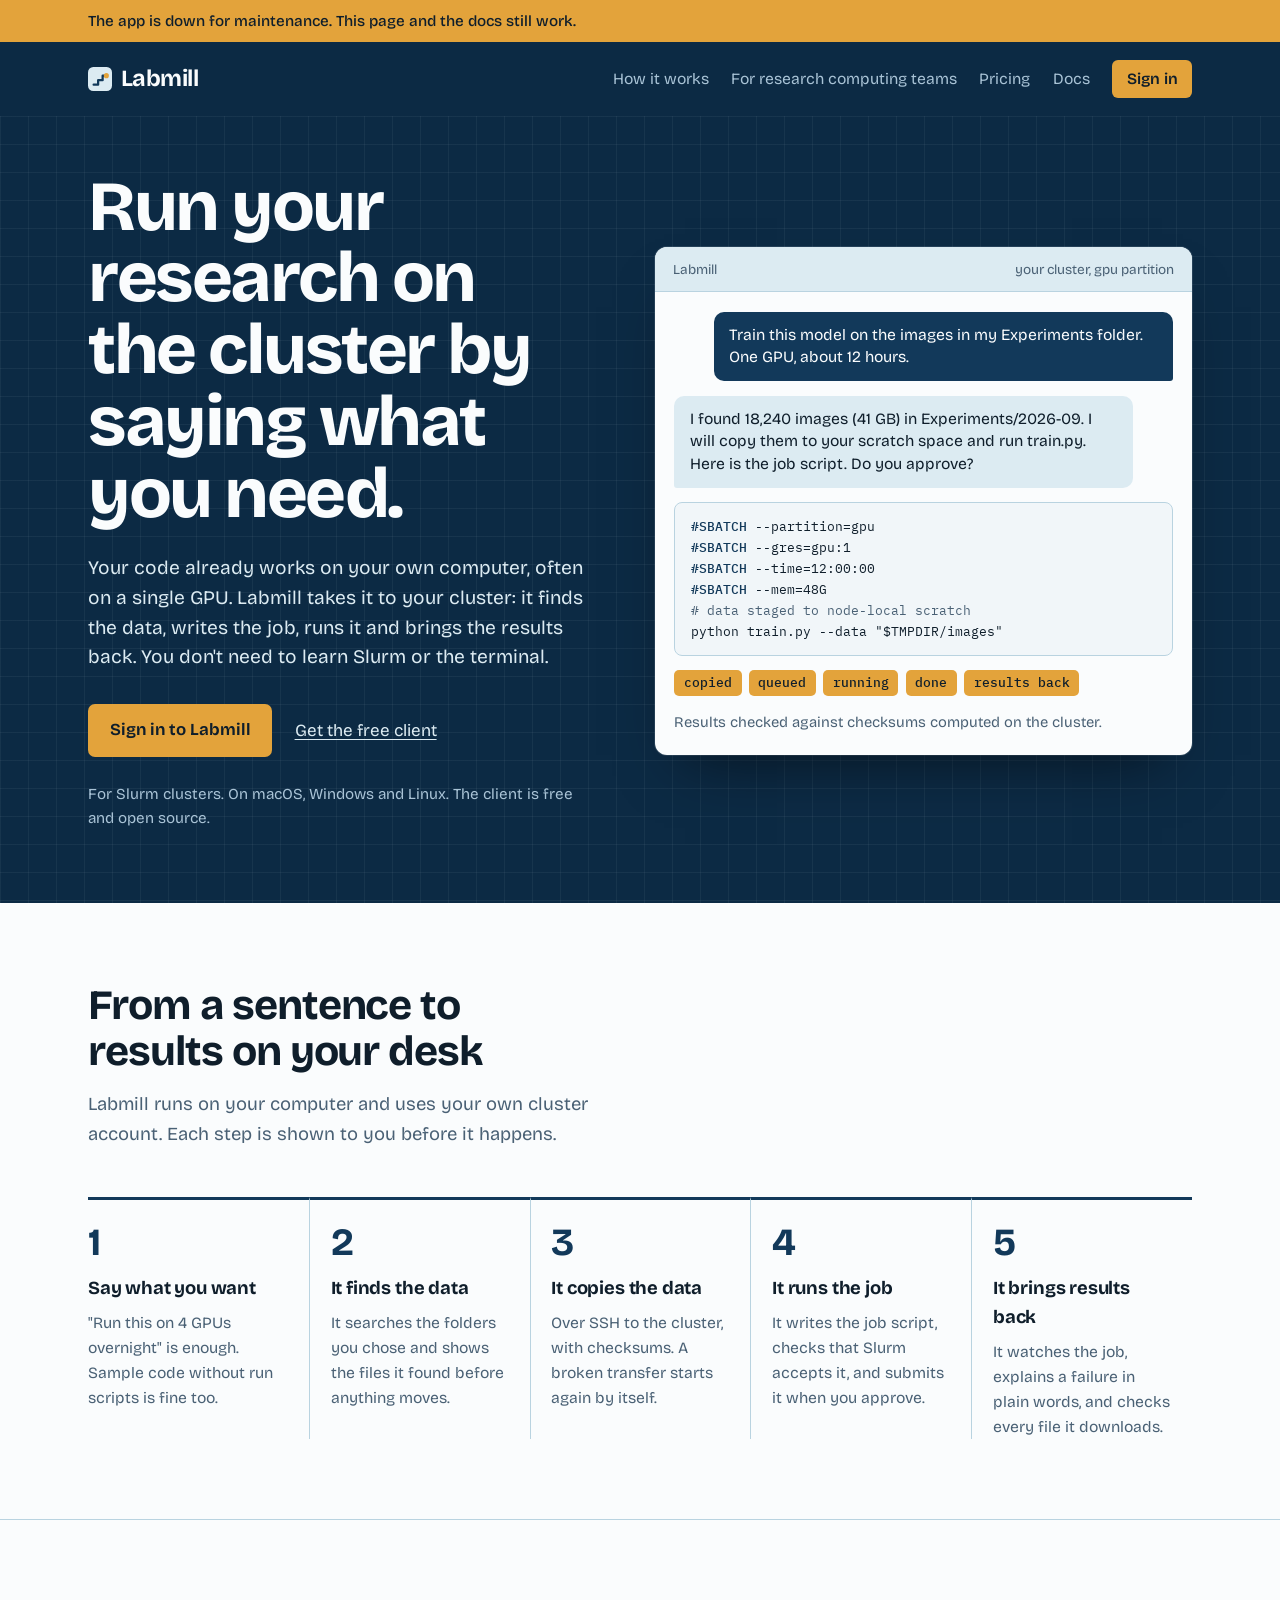
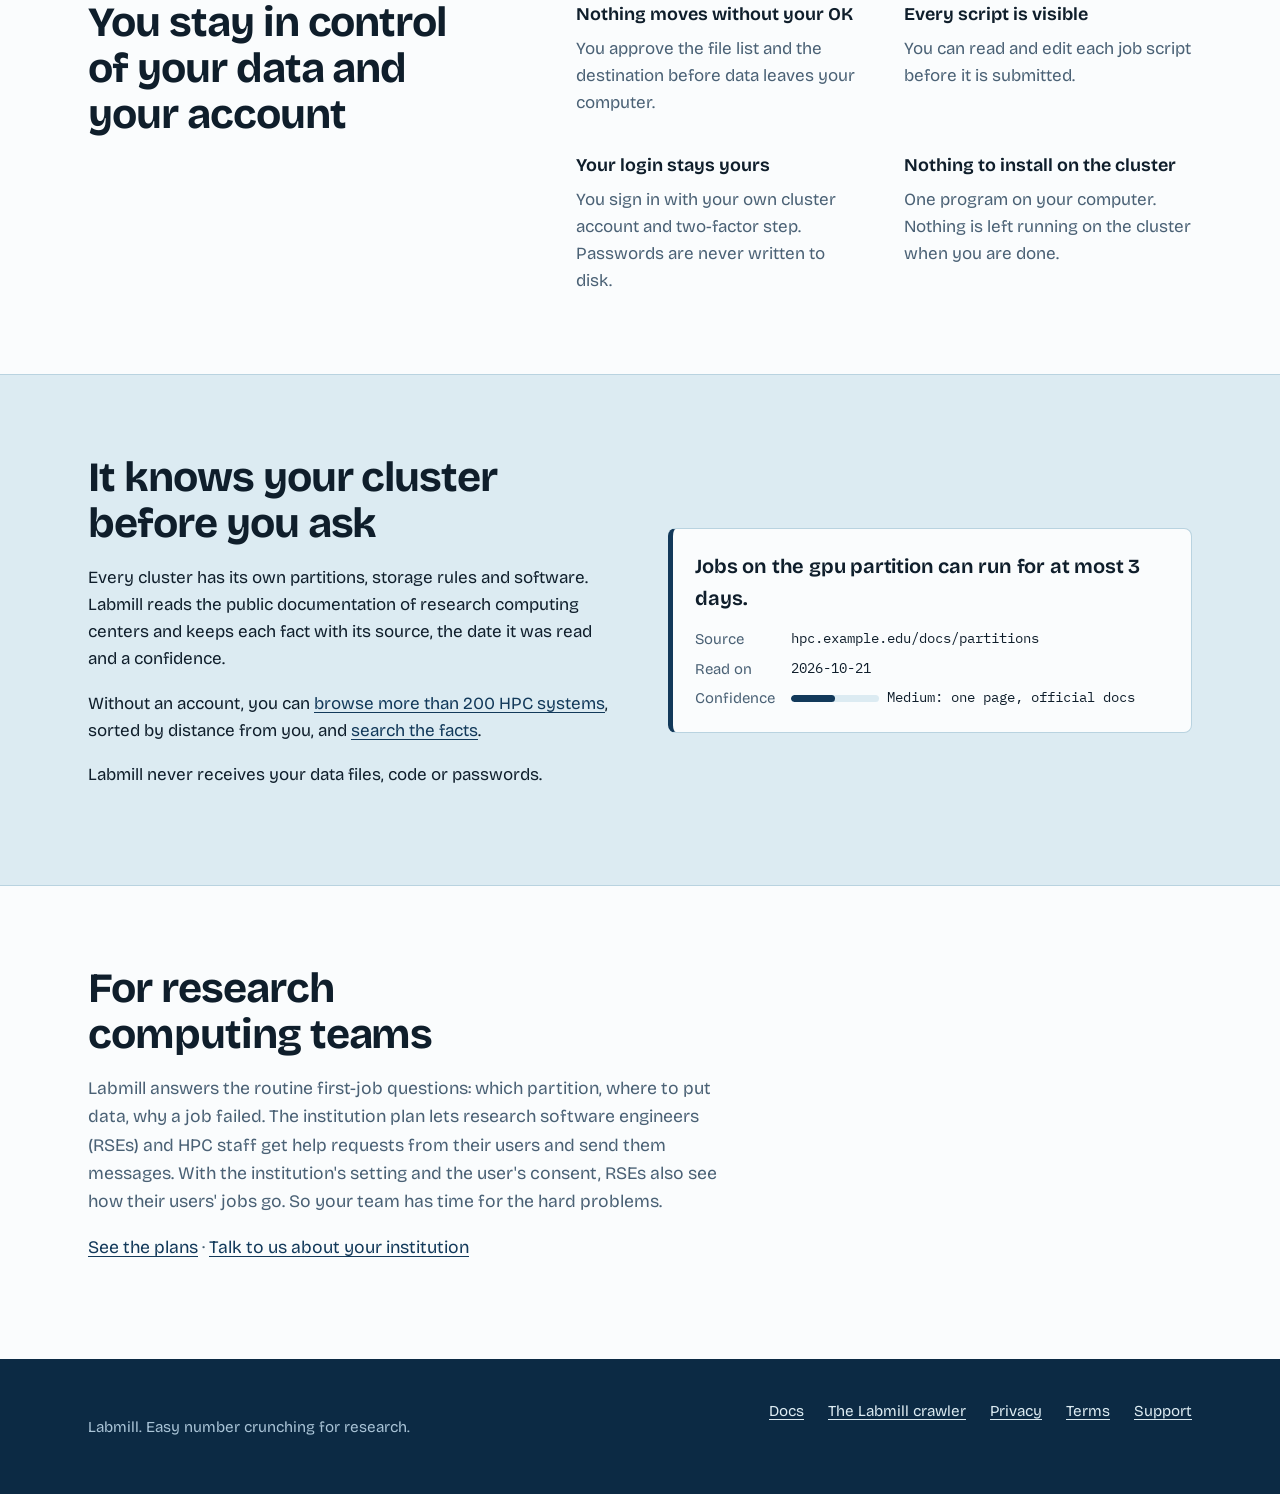
<file: index.html>
<!doctype html>
<html lang="en">
<head>
<meta charset="utf-8">
<meta name="viewport" content="width=device-width,initial-scale=1">
<title>Labmill: run your research on the cluster by saying what you need</title>
<meta name="description" content="Labmill is an assistant for researchers. Tell it in plain language what you want to compute. It finds your data, writes the Slurm job, runs it on your cluster and brings the results back.">
<meta name="theme-color" content="#0c2a44">
<link rel="icon" href="assets/mark.svg" type="image/svg+xml">
<link rel="preload" href="assets/fonts/bricolage-grotesque-latin-wght-normal.woff2" as="font" type="font/woff2" crossorigin>
<link rel="stylesheet" href="assets/site.css">
</head>
<body>
<a class="skip" href="#main">Skip to content</a>

<div class="status" id="status" role="status"><div class="wrap"><p>The app is down for maintenance. This page and the docs still work.</p></div></div>

<header class="top">
  <div class="wrap">
    <a class="mark" href="/"><svg viewBox="0 0 32 32" aria-hidden="true"><rect width="32" height="32" rx="7" fill="#dcebf2"/><path d="M7.5 23.5h6v-6h6v-6h3" fill="none" stroke="#12395a" stroke-width="3" stroke-linecap="round" stroke-linejoin="round"/><circle cx="24.5" cy="11.5" r="3.4" fill="#e3a33b"/></svg>Labmill</a>
    <nav aria-label="Main">
      <a href="#how">How it works</a>
      <a href="#teams">For research computing teams</a>
      <a href="/pricing/">Pricing</a>
      <a href="https://docs.labmill.org/">Docs</a>
      <a class="signin" href="https://app.labmill.org/">Sign in</a>
    </nav>
  </div>
</header>

<main id="main">
  <div class="hero">
    <div class="wrap">
      <div>
        <h1>Run your research on the cluster by saying what you need.</h1>
        <p class="lede">Your code already works on your own computer, often on a single GPU. Labmill takes it to your cluster: it finds the data, writes the job, runs it and brings the results back. You don't need to learn Slurm or the terminal.</p>
        <div class="actions">
          <a class="btn" href="https://app.labmill.org/">Sign in to Labmill</a>
          <a class="quiet" href="https://docs.labmill.org/user/install/">Get the free client</a>
        </div>
        <p class="slurm">For Slurm clusters. On macOS, Windows and Linux. The client is free and open source.</p>
      </div>

      <figure class="run" aria-label="Example of a Labmill session">
        <figcaption><span>Labmill</span><span>your cluster, gpu partition</span></figcaption>
        <div class="body">
          <p class="say you">Train this model on the images in my Experiments folder. One GPU, about 12 hours.</p>
          <p class="say lm">I found 18,240 images (41 GB) in Experiments/2026-09. I will copy them to your scratch space and run train.py. Here is the job script. Do you approve?</p>
<pre class="script"><span class="k">#SBATCH</span> --partition=gpu
<span class="k">#SBATCH</span> --gres=gpu:1
<span class="k">#SBATCH</span> --time=12:00:00
<span class="k">#SBATCH</span> --mem=48G
<span class="c"># data staged to node-local scratch</span>
python train.py --data "$TMPDIR/images"</pre>
          <ul class="states" aria-label="Job progress">
            <li class="done">copied</li><li class="done">queued</li><li class="done">running</li><li class="done">done</li><li class="done">results back</li>
          </ul>
          <p class="check">Results checked against checksums computed on the cluster.</p>
        </div>
      </figure>
    </div>
  </div>

  <section id="how">
    <div class="wrap">
      <h2>From a sentence to results on your desk</h2>
      <p class="intro">Labmill runs on your computer and uses your own cluster account. Each step is shown to you before it happens.</p>
      <ol class="steps">
        <li><h3>Say what you want</h3><p>"Run this on 4 GPUs overnight" is enough. Sample code without run scripts is fine too.</p></li>
        <li><h3>It finds the data</h3><p>It searches the folders you chose and shows the files it found before anything moves.</p></li>
        <li><h3>It copies the data</h3><p>Over SSH to the cluster, with checksums. A broken transfer starts again by itself.</p></li>
        <li><h3>It runs the job</h3><p>It writes the job script, checks that Slurm accepts it, and submits it when you approve.</p></li>
        <li><h3>It brings results back</h3><p>It watches the job, explains a failure in plain words, and checks every file it downloads.</p></li>
      </ol>
    </div>
  </section>

  <section>
    <div class="wrap control">
      <h2>You stay in control of your data and your account</h2>
      <dl>
        <div><dt>Nothing moves without your OK</dt><dd>You approve the file list and the destination before data leaves your computer.</dd></div>
        <div><dt>Every script is visible</dt><dd>You can read and edit each job script before it is submitted.</dd></div>
        <div><dt>Your login stays yours</dt><dd>You sign in with your own cluster account and two-factor step. Passwords are never written to disk.</dd></div>
        <div><dt>Nothing to install on the cluster</dt><dd>One program on your computer. Nothing is left running on the cluster when you are done.</dd></div>
      </dl>
    </div>
  </section>

  <section class="knows">
    <div class="wrap">
      <div>
        <h2>It knows your cluster before you ask</h2>
        <p>Every cluster has its own partitions, storage rules and software. Labmill reads the public documentation of research computing centers and keeps each fact with its source, the date it was read and a confidence.</p>
        <p>Without an account, you can <a href="https://app.labmill.org/systems">browse more than 200 HPC systems</a>, sorted by distance from you, and <a href="https://app.labmill.org/facts">search the facts</a>.</p>
        <p>Labmill never receives your data files, code or passwords.</p>
      </div>
      <div class="fact">
        <p class="what">Jobs on the gpu partition can run for at most 3 days.</p>
        <dl>
          <dt>Source</dt><dd>hpc.example.edu/docs/partitions</dd>
          <dt>Read on</dt><dd>2026-10-21</dd>
          <dt>Confidence</dt><dd><span class="meter" aria-hidden="true"></span>Medium: one page, official docs</dd>
        </dl>
      </div>
    </div>
  </section>

  <section class="teams" id="teams">
    <div class="wrap">
      <h2>For research computing teams</h2>
      <p>Labmill answers the routine first-job questions: which partition, where to put data, why a job failed. The institution plan lets research software engineers (RSEs) and HPC staff get help requests from their users and send them messages. With the institution's setting and the user's consent, RSEs also see how their users' jobs go. So your team has time for the hard problems.</p>
      <p><a href="/pricing/">See the plans</a> &middot; <a href="mailto:help@labmill.org">Talk to us about your institution</a></p>
    </div>
  </section>
</main>

<footer>
  <div class="wrap">
    <p>Labmill. Easy number crunching for research.</p>
    <ul>
      <li><a href="https://docs.labmill.org/">Docs</a></li>
      <li><a href="/bot/">The Labmill crawler</a></li>
      <li><a href="/privacy/">Privacy</a></li>
      <li><a href="/terms/">Terms</a></li>
      <li><a href="mailto:help@labmill.org">Support</a></li>
    </ul>
  </div>
</footer>

<script>
// Show the status line when the app does not answer. no-cors: any HTTP answer counts as up; only a network error or timeout counts as down.
(function () {
  var ctl = new AbortController();
  var t = setTimeout(function () { ctl.abort(); }, 4000);
  fetch("https://app.labmill.org/healthz", { mode: "no-cors", cache: "no-store", signal: ctl.signal })
    .catch(function () { document.getElementById("status").classList.add("down"); })
    .finally(function () { clearTimeout(t); });
})();
</script>
</body>
</html>
</file>
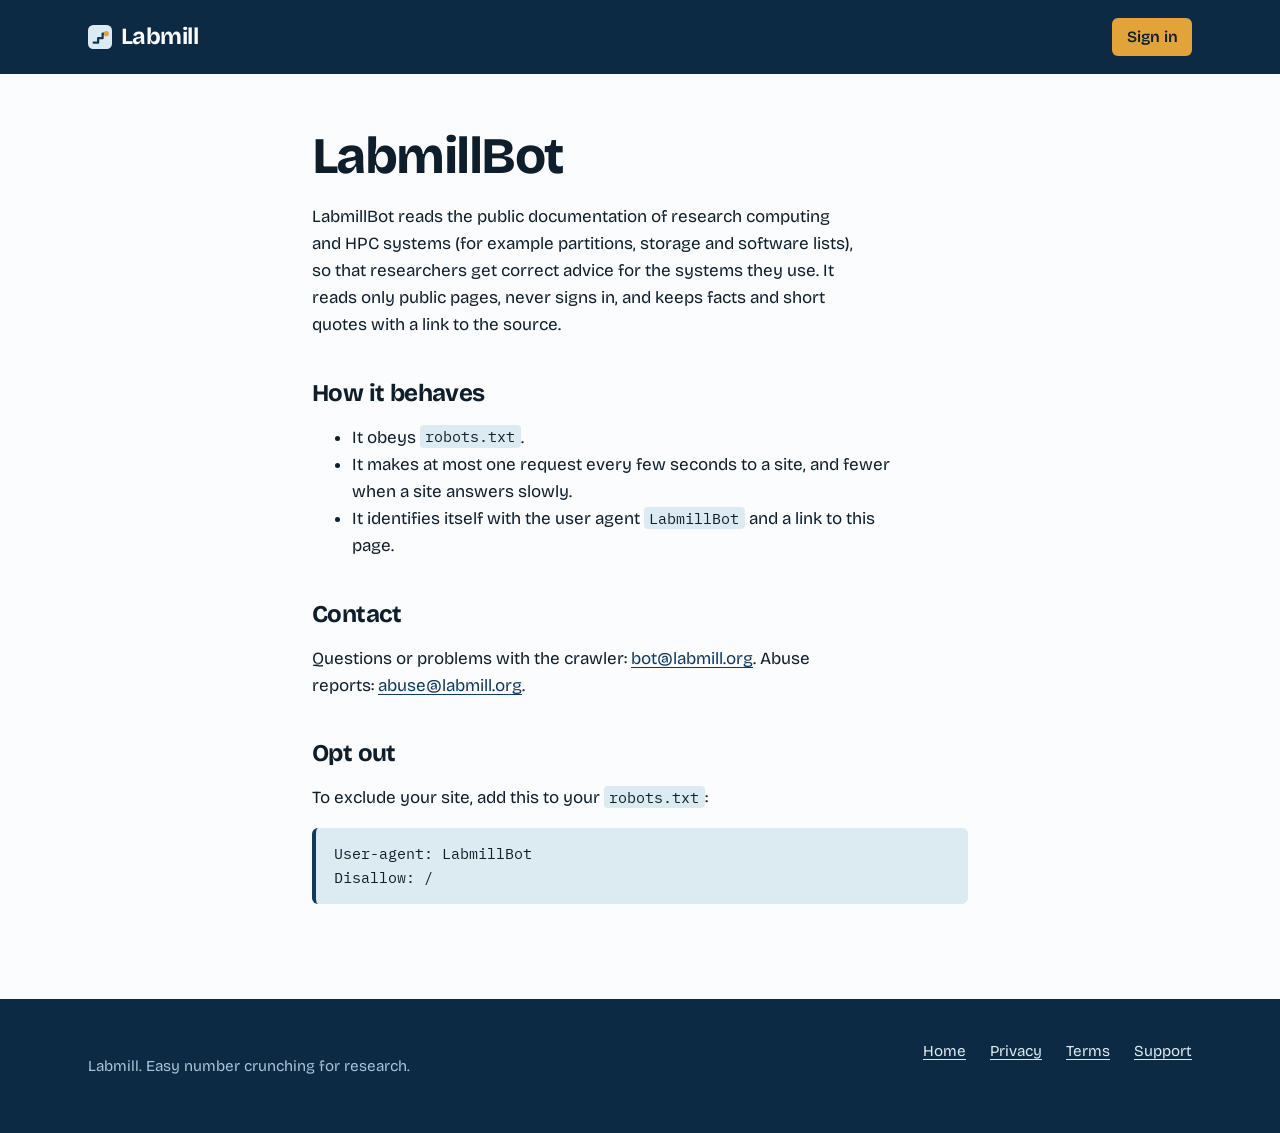
<file: bot/index.html>
<!doctype html>
<html lang="en">
<head>
<meta charset="utf-8">
<meta name="viewport" content="width=device-width,initial-scale=1">
<title>LabmillBot, the Labmill crawler</title>
<meta name="description" content="LabmillBot reads public documentation of research computing and HPC systems. How it behaves, how to contact us and how to opt out.">
<meta name="theme-color" content="#0c2a44">
<link rel="icon" href="../assets/mark.svg" type="image/svg+xml">
<link rel="stylesheet" href="../assets/site.css">
</head>
<body>
<header class="top">
  <div class="wrap">
    <a class="mark" href="/"><svg viewBox="0 0 32 32" aria-hidden="true"><rect width="32" height="32" rx="7" fill="#dcebf2"/><path d="M7.5 23.5h6v-6h6v-6h3" fill="none" stroke="#12395a" stroke-width="3" stroke-linecap="round" stroke-linejoin="round"/><circle cx="24.5" cy="11.5" r="3.4" fill="#e3a33b"/></svg>Labmill</a>
    <nav aria-label="Main"><a class="signin" href="https://app.labmill.org/">Sign in</a></nav>
  </div>
</header>
<main class="page">
  <div class="wrap">
    <h1>LabmillBot</h1>
    <p>LabmillBot reads the public documentation of research computing and HPC systems (for example partitions, storage and software lists), so that researchers get correct advice for the systems they use. It reads only public pages, never signs in, and keeps facts and short quotes with a link to the source.</p>
    <h2>How it behaves</h2>
    <ul>
      <li>It obeys <code>robots.txt</code>.</li>
      <li>It makes at most one request every few seconds to a site, and fewer when a site answers slowly.</li>
      <li>It identifies itself with the user agent <code>LabmillBot</code> and a link to this page.</li>
    </ul>
    <h2>Contact</h2>
    <p>Questions or problems with the crawler: <a href="mailto:bot@labmill.org">bot@labmill.org</a>. Abuse reports: <a href="mailto:abuse@labmill.org">abuse@labmill.org</a>.</p>
    <h2>Opt out</h2>
    <p>To exclude your site, add this to your <code>robots.txt</code>:</p>
<pre>User-agent: LabmillBot
Disallow: /</pre>
  </div>
</main>
<footer>
  <div class="wrap">
    <p>Labmill. Easy number crunching for research.</p>
    <ul><li><a href="/">Home</a></li><li><a href="/privacy/">Privacy</a></li><li><a href="/terms/">Terms</a></li><li><a href="mailto:help@labmill.org">Support</a></li></ul>
  </div>
</footer>
</body>
</html>
</file>
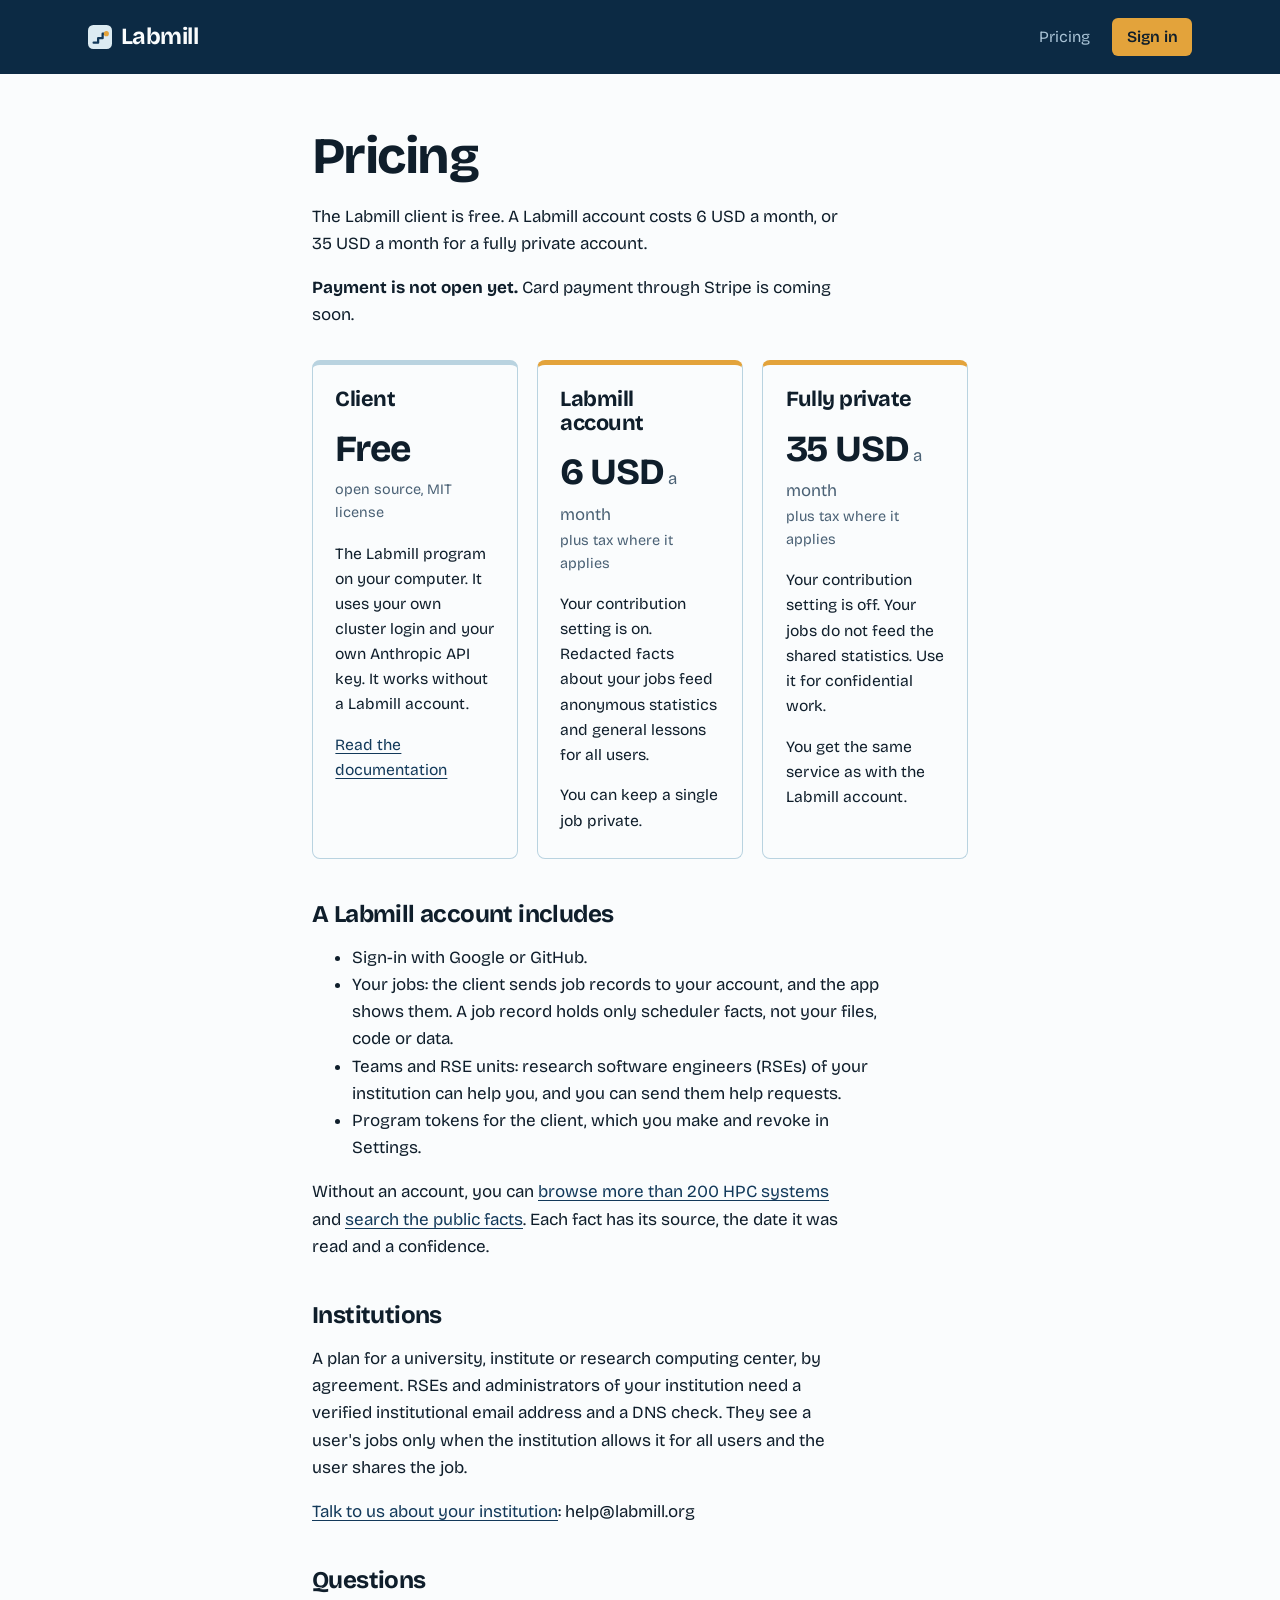
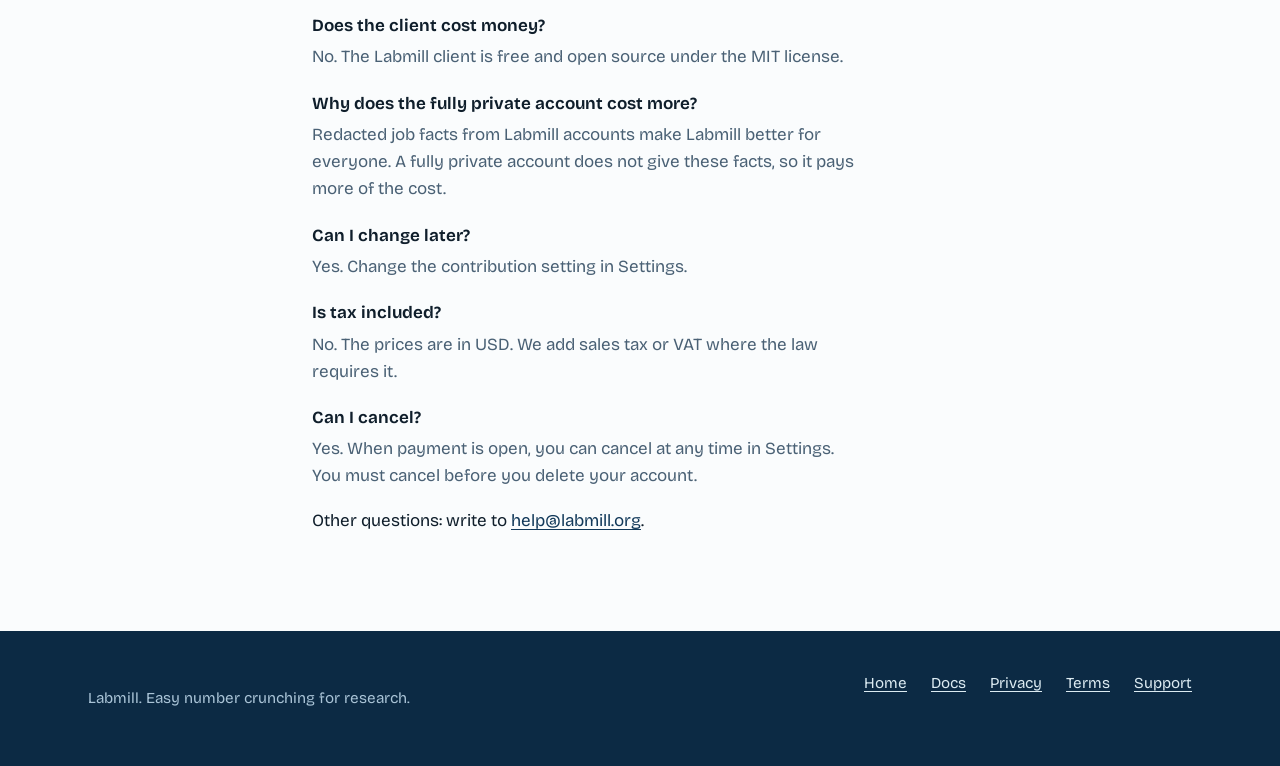
<file: pricing/index.html>
<!doctype html>
<html lang="en">
<head>
<meta charset="utf-8">
<meta name="viewport" content="width=device-width,initial-scale=1">
<title>Labmill pricing</title>
<meta name="description" content="The Labmill client is free. A Labmill account costs 6 USD a month, or 35 USD a month for a fully private account. Institutions: talk to us.">
<meta name="theme-color" content="#0c2a44">
<link rel="icon" href="../assets/mark.svg" type="image/svg+xml">
<link rel="stylesheet" href="../assets/site.css">
</head>
<body>
<header class="top">
  <div class="wrap">
    <a class="mark" href="/"><svg viewBox="0 0 32 32" aria-hidden="true"><rect width="32" height="32" rx="7" fill="#dcebf2"/><path d="M7.5 23.5h6v-6h6v-6h3" fill="none" stroke="#12395a" stroke-width="3" stroke-linecap="round" stroke-linejoin="round"/><circle cx="24.5" cy="11.5" r="3.4" fill="#e3a33b"/></svg>Labmill</a>
    <nav aria-label="Main"><a href="/pricing/" aria-current="page">Pricing</a><a class="signin" href="https://app.labmill.org/">Sign in</a></nav>
  </div>
</header>
<main class="page">
  <div class="wrap">
    <h1>Pricing</h1>
    <p>The Labmill client is free. A Labmill account costs 6 USD a month, or 35 USD a month for a fully private account.</p>
    <p><strong>Payment is not open yet.</strong> Card payment through Stripe is coming soon.</p>
    <div class="plans">
      <div class="plan">
        <h2 id="plan-client">Client</h2>
        <p class="price"><span>Free</span></p>
        <p class="tax">open source, MIT license</p>
        <p>The Labmill program on your computer. It uses your own cluster login and your own Anthropic API key. It works without a Labmill account.</p>
        <p><a href="https://docs.labmill.org/">Read the documentation</a></p>
      </div>
      <div class="plan">
        <h2 id="plan-contribute">Labmill account</h2>
        <p class="price"><span>6 USD</span> a month</p>
        <p class="tax">plus tax where it applies</p>
        <p>Your contribution setting is on. Redacted facts about your jobs feed anonymous statistics and general lessons for all users.</p>
        <p>You can keep a single job private.</p>
      </div>
      <div class="plan">
        <h2 id="plan-private">Fully private</h2>
        <p class="price"><span>35 USD</span> a month</p>
        <p class="tax">plus tax where it applies</p>
        <p>Your contribution setting is off. Your jobs do not feed the shared statistics. Use it for confidential work.</p>
        <p>You get the same service as with the Labmill account.</p>
      </div>
    </div>
    <h2>A Labmill account includes</h2>
    <ul>
      <li>Sign-in with Google or GitHub.</li>
      <li>Your jobs: the client sends job records to your account, and the app shows them. A job record holds only scheduler facts, not your files, code or data.</li>
      <li>Teams and RSE units: research software engineers (RSEs) of your institution can help you, and you can send them help requests.</li>
      <li>Program tokens for the client, which you make and revoke in Settings.</li>
    </ul>
    <p>Without an account, you can <a href="https://app.labmill.org/systems">browse more than 200 HPC systems</a> and <a href="https://app.labmill.org/facts">search the public facts</a>. Each fact has its source, the date it was read and a confidence.</p>
    <h2>Institutions</h2>
    <p>A plan for a university, institute or research computing center, by agreement. RSEs and administrators of your institution need a verified institutional email address and a DNS check. They see a user's jobs only when the institution allows it for all users and the user shares the job.</p>
    <p><a href="mailto:help@labmill.org">Talk to us about your institution</a>: help@labmill.org</p>
    <h2>Questions</h2>
    <dl class="faq">
      <dt>Does the client cost money?</dt>
      <dd>No. The Labmill client is free and open source under the MIT license.</dd>
      <dt>Why does the fully private account cost more?</dt>
      <dd>Redacted job facts from Labmill accounts make Labmill better for everyone. A fully private account does not give these facts, so it pays more of the cost.</dd>
      <dt>Can I change later?</dt>
      <dd>Yes. Change the contribution setting in Settings.</dd>
      <dt>Is tax included?</dt>
      <dd>No. The prices are in USD. We add sales tax or VAT where the law requires it.</dd>
      <dt>Can I cancel?</dt>
      <dd>Yes. When payment is open, you can cancel at any time in Settings. You must cancel before you delete your account.</dd>
    </dl>
    <p>Other questions: write to <a href="mailto:help@labmill.org">help@labmill.org</a>.</p>
  </div>
</main>
<footer>
  <div class="wrap">
    <p>Labmill. Easy number crunching for research.</p>
    <ul><li><a href="/">Home</a></li><li><a href="https://docs.labmill.org/">Docs</a></li><li><a href="/privacy/">Privacy</a></li><li><a href="/terms/">Terms</a></li><li><a href="mailto:help@labmill.org">Support</a></li></ul>
  </div>
</footer>
</body>
</html>
</file>
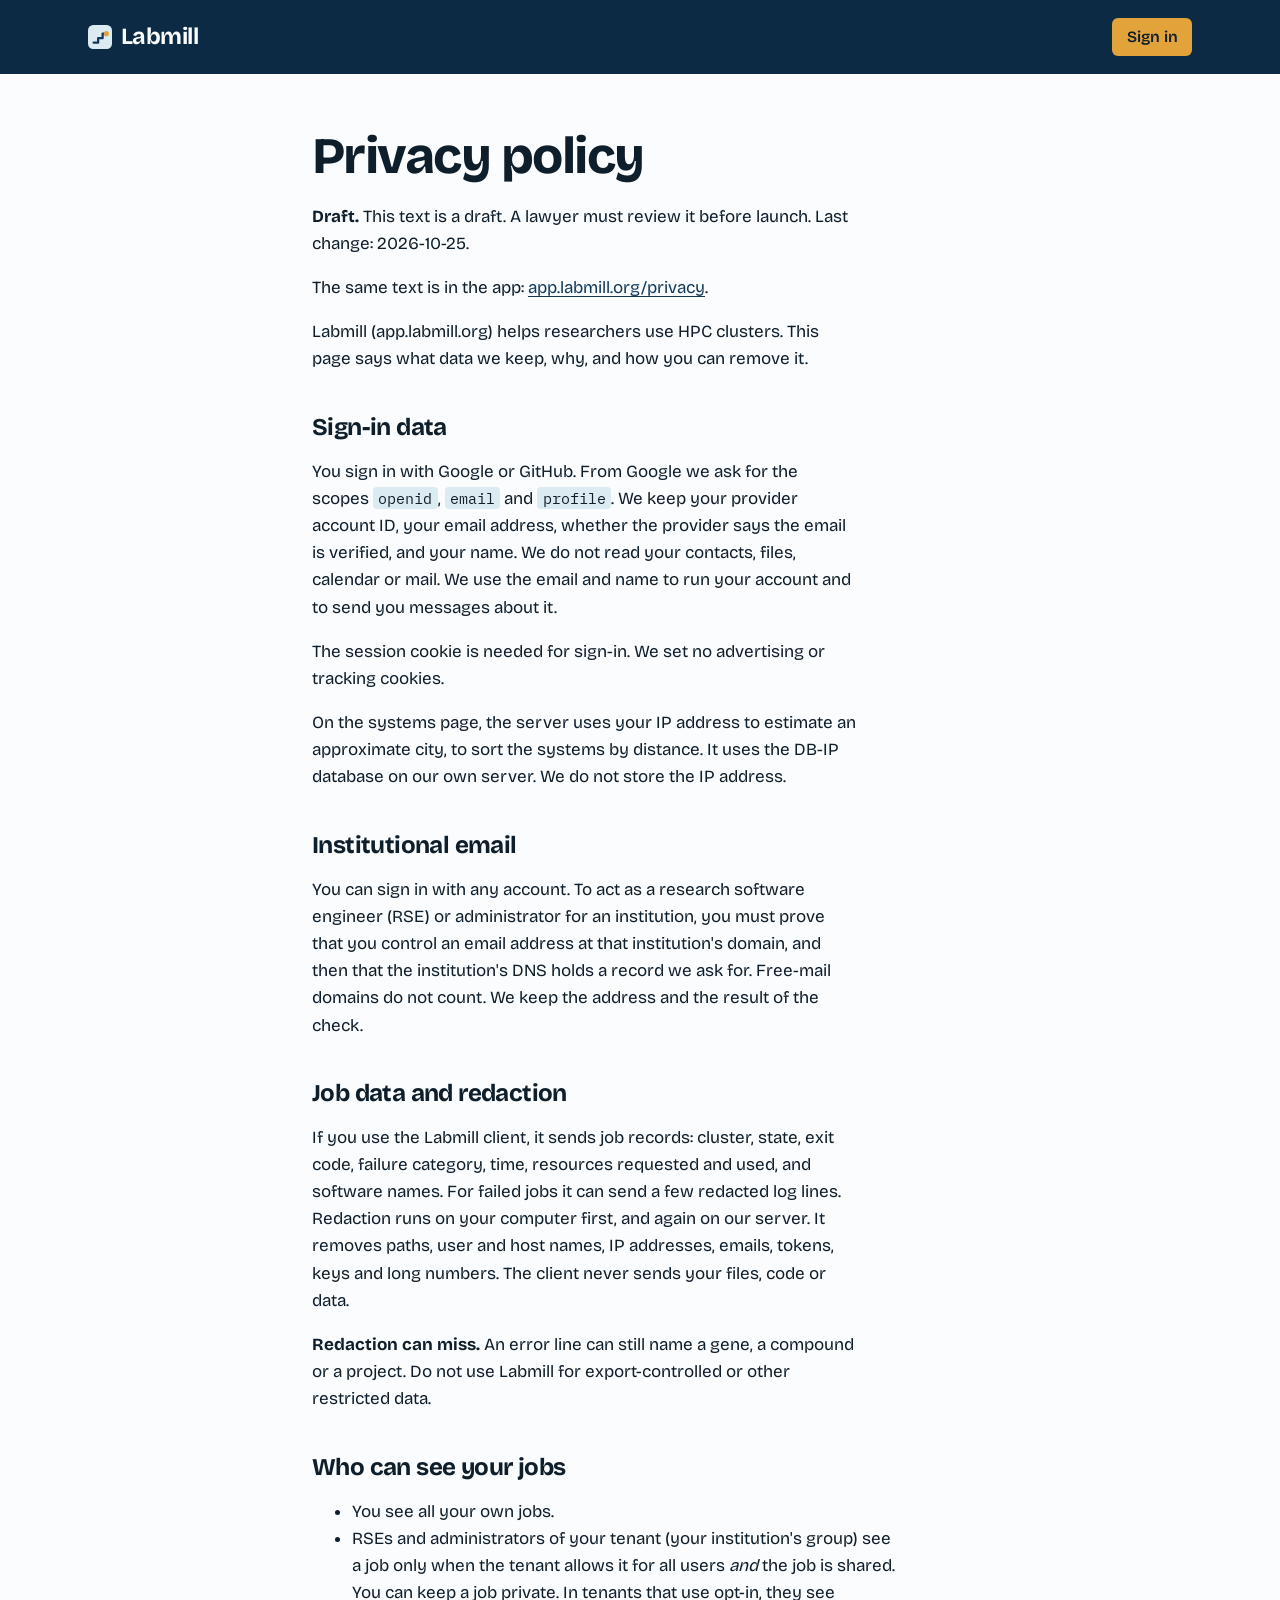
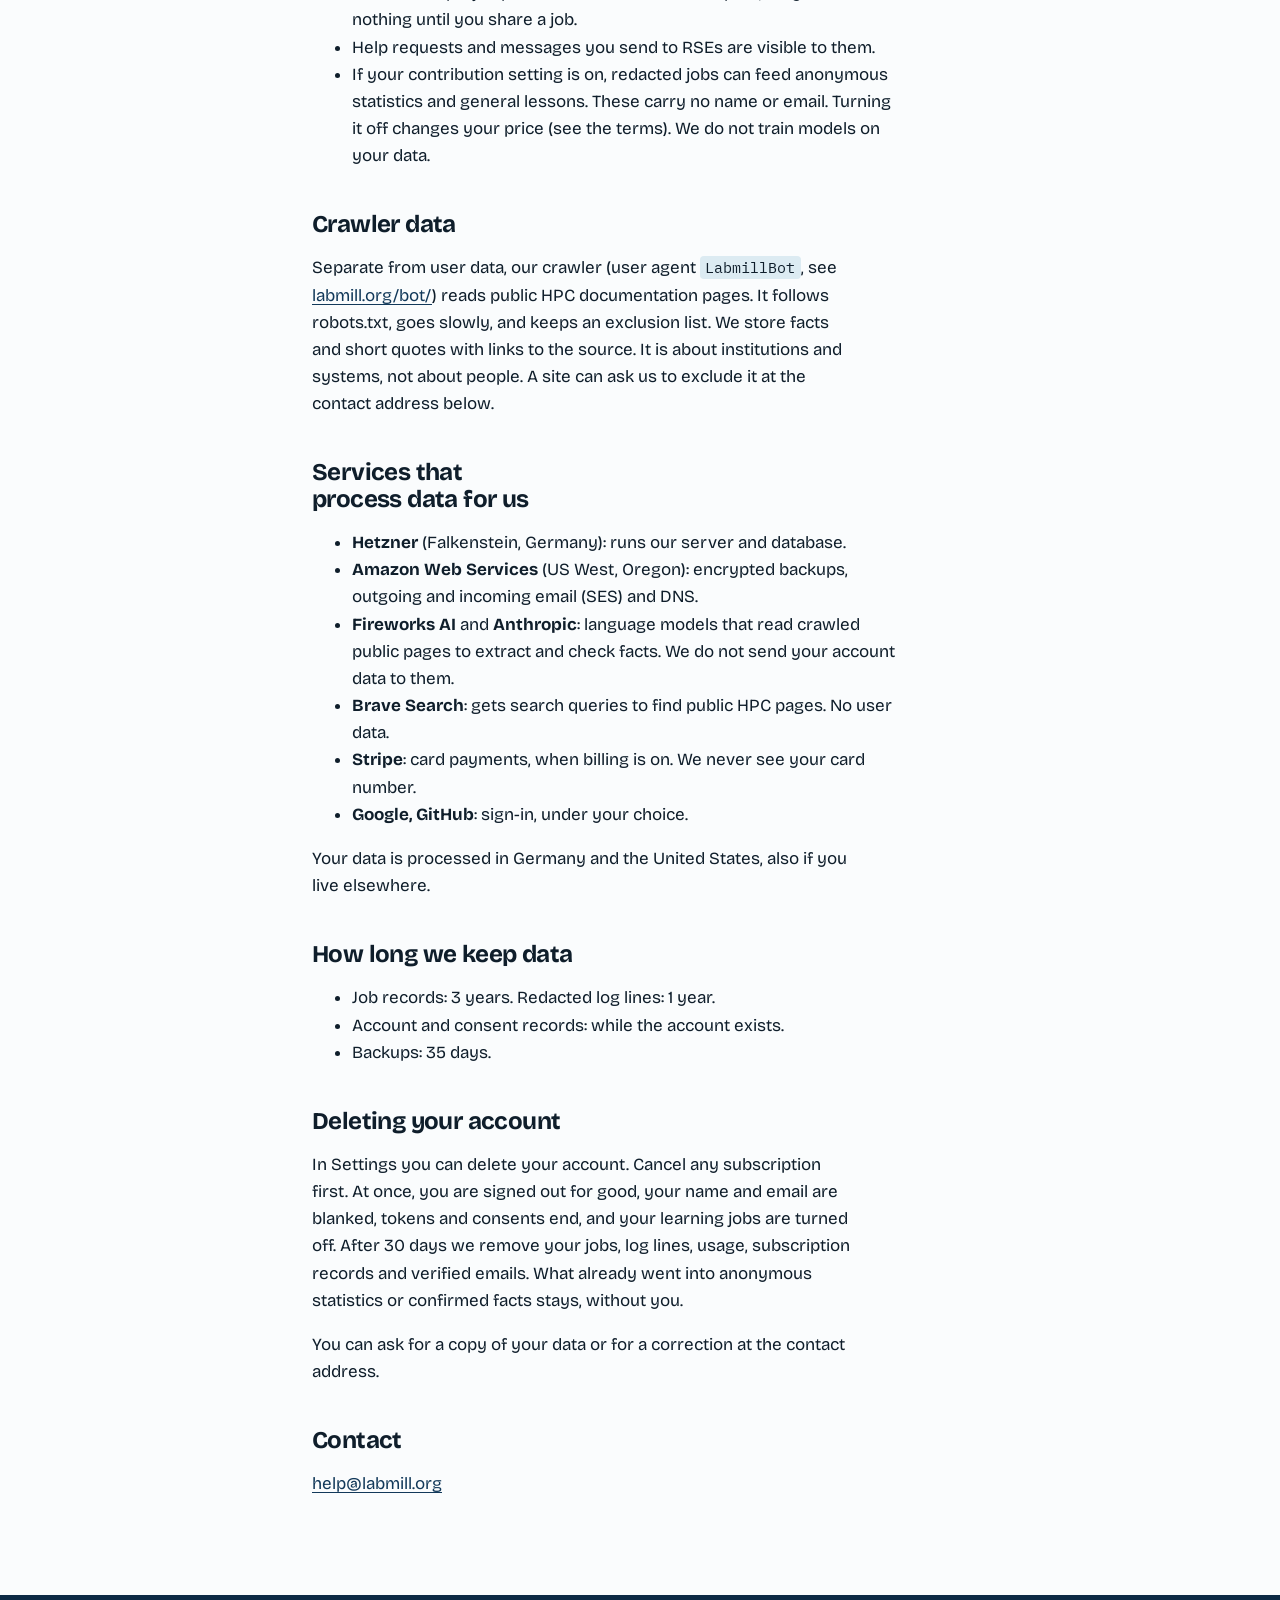
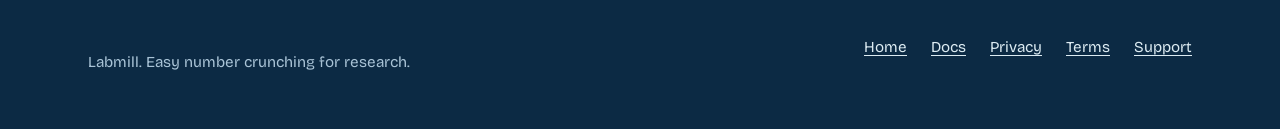
<file: privacy/index.html>
<!doctype html>
<html lang="en">
<head>
<meta charset="utf-8">
<meta name="viewport" content="width=device-width,initial-scale=1">
<title>Labmill privacy policy</title>
<meta name="description" content="How Labmill collects, uses and keeps personal data, and your rights.">
<meta name="theme-color" content="#0c2a44">
<link rel="icon" href="../assets/mark.svg" type="image/svg+xml">
<link rel="stylesheet" href="../assets/site.css">
</head>
<body>
<header class="top">
  <div class="wrap">
    <a class="mark" href="/"><svg viewBox="0 0 32 32" aria-hidden="true"><rect width="32" height="32" rx="7" fill="#dcebf2"/><path d="M7.5 23.5h6v-6h6v-6h3" fill="none" stroke="#12395a" stroke-width="3" stroke-linecap="round" stroke-linejoin="round"/><circle cx="24.5" cy="11.5" r="3.4" fill="#e3a33b"/></svg>Labmill</a>
    <nav aria-label="Main"><a class="signin" href="https://app.labmill.org/">Sign in</a></nav>
  </div>
</header>
<main class="page">
  <div class="wrap">
    <h1>Privacy policy</h1>
    <p><strong>Draft.</strong> This text is a draft. A lawyer must review it before launch. Last change: 2026-10-25.</p>
    <p>The same text is in the app: <a href="https://app.labmill.org/privacy">app.labmill.org/privacy</a>.</p>

    <p>Labmill (app.labmill.org) helps researchers use HPC clusters. This page says what data we keep, why, and how you can remove it.</p>

    <h2>Sign-in data</h2>
    <p>You sign in with Google or GitHub. From Google we ask for the scopes <code>openid</code>, <code>email</code> and <code>profile</code>. We keep your provider account ID, your email address, whether the provider says the email is verified, and your name. We do not read your contacts, files, calendar or mail. We use the email and name to run your account and to send you messages about it.</p>
    <p>The session cookie is needed for sign-in. We set no advertising or tracking cookies.</p>
    <p>On the systems page, the server uses your IP address to estimate an approximate city, to sort the systems by distance. It uses the DB-IP database on our own server. We do not store the IP address.</p>

    <h2>Institutional email</h2>
    <p>You can sign in with any account. To act as a research software engineer (RSE) or administrator for an institution, you must prove that you control an email address at that institution's domain, and then that the institution's DNS holds a record we ask for. Free-mail domains do not count. We keep the address and the result of the check.</p>

    <h2>Job data and redaction</h2>
    <p>If you use the Labmill client, it sends job records: cluster, state, exit code, failure category, time, resources requested and used, and software names. For failed jobs it can send a few redacted log lines. Redaction runs on your computer first, and again on our server. It removes paths, user and host names, IP addresses, emails, tokens, keys and long numbers. The client never sends your files, code or data.</p>
    <p><strong>Redaction can miss.</strong> An error line can still name a gene, a compound or a project. Do not use Labmill for export-controlled or other restricted data.</p>

    <h2>Who can see your jobs</h2>
    <ul>
      <li>You see all your own jobs.</li>
      <li>RSEs and administrators of your tenant (your institution's group) see a job only when the tenant allows it for all users <em>and</em> the job is shared. You can keep a job private. In tenants that use opt-in, they see nothing until you share a job.</li>
      <li>Help requests and messages you send to RSEs are visible to them.</li>
      <li>If your contribution setting is on, redacted jobs can feed anonymous statistics and general lessons. These carry no name or email. Turning it off changes your price (see the terms). We do not train models on your data.</li>
    </ul>

    <h2>Crawler data</h2>
    <p>Separate from user data, our crawler (user agent <code>LabmillBot</code>, see <a href="/bot/">labmill.org/bot/</a>) reads public HPC documentation pages. It follows robots.txt, goes slowly, and keeps an exclusion list. We store facts and short quotes with links to the source. It is about institutions and systems, not about people. A site can ask us to exclude it at the contact address below.</p>

    <h2>Services that process data for us</h2>
    <ul>
      <li><strong>Hetzner</strong> (Falkenstein, Germany): runs our server and database.</li>
      <li><strong>Amazon Web Services</strong> (US West, Oregon): encrypted backups, outgoing and incoming email (SES) and DNS.</li>
      <li><strong>Fireworks AI</strong> and <strong>Anthropic</strong>: language models that read crawled public pages to extract and check facts. We do not send your account data to them.</li>
      <li><strong>Brave Search</strong>: gets search queries to find public HPC pages. No user data.</li>
      <li><strong>Stripe</strong>: card payments, when billing is on. We never see your card number.</li>
      <li><strong>Google, GitHub</strong>: sign-in, under your choice.</li>
    </ul>
    <p>Your data is processed in Germany and the United States, also if you live elsewhere.</p>

    <h2>How long we keep data</h2>
    <ul>
      <li>Job records: 3 years. Redacted log lines: 1 year.</li>
      <li>Account and consent records: while the account exists.</li>
      <li>Backups: 35 days.</li>
    </ul>

    <h2>Deleting your account</h2>
    <p>In Settings you can delete your account. Cancel any subscription first. At once, you are signed out for good, your name and email are blanked, tokens and consents end, and your learning jobs are turned off. After 30 days we remove your jobs, log lines, usage, subscription records and verified emails. What already went into anonymous statistics or confirmed facts stays, without you.</p>
    <p>You can ask for a copy of your data or for a correction at the contact address.</p>

    <h2>Contact</h2>
    <p><a href="mailto:help@labmill.org">help@labmill.org</a></p>

  </div>
</main>
<footer>
  <div class="wrap">
    <p>Labmill. Easy number crunching for research.</p>
    <ul><li><a href="/">Home</a></li><li><a href="https://docs.labmill.org/">Docs</a></li><li><a href="/privacy/">Privacy</a></li><li><a href="/terms/">Terms</a></li><li><a href="mailto:help@labmill.org">Support</a></li></ul>
  </div>
</footer>
</body>
</html>
</file>
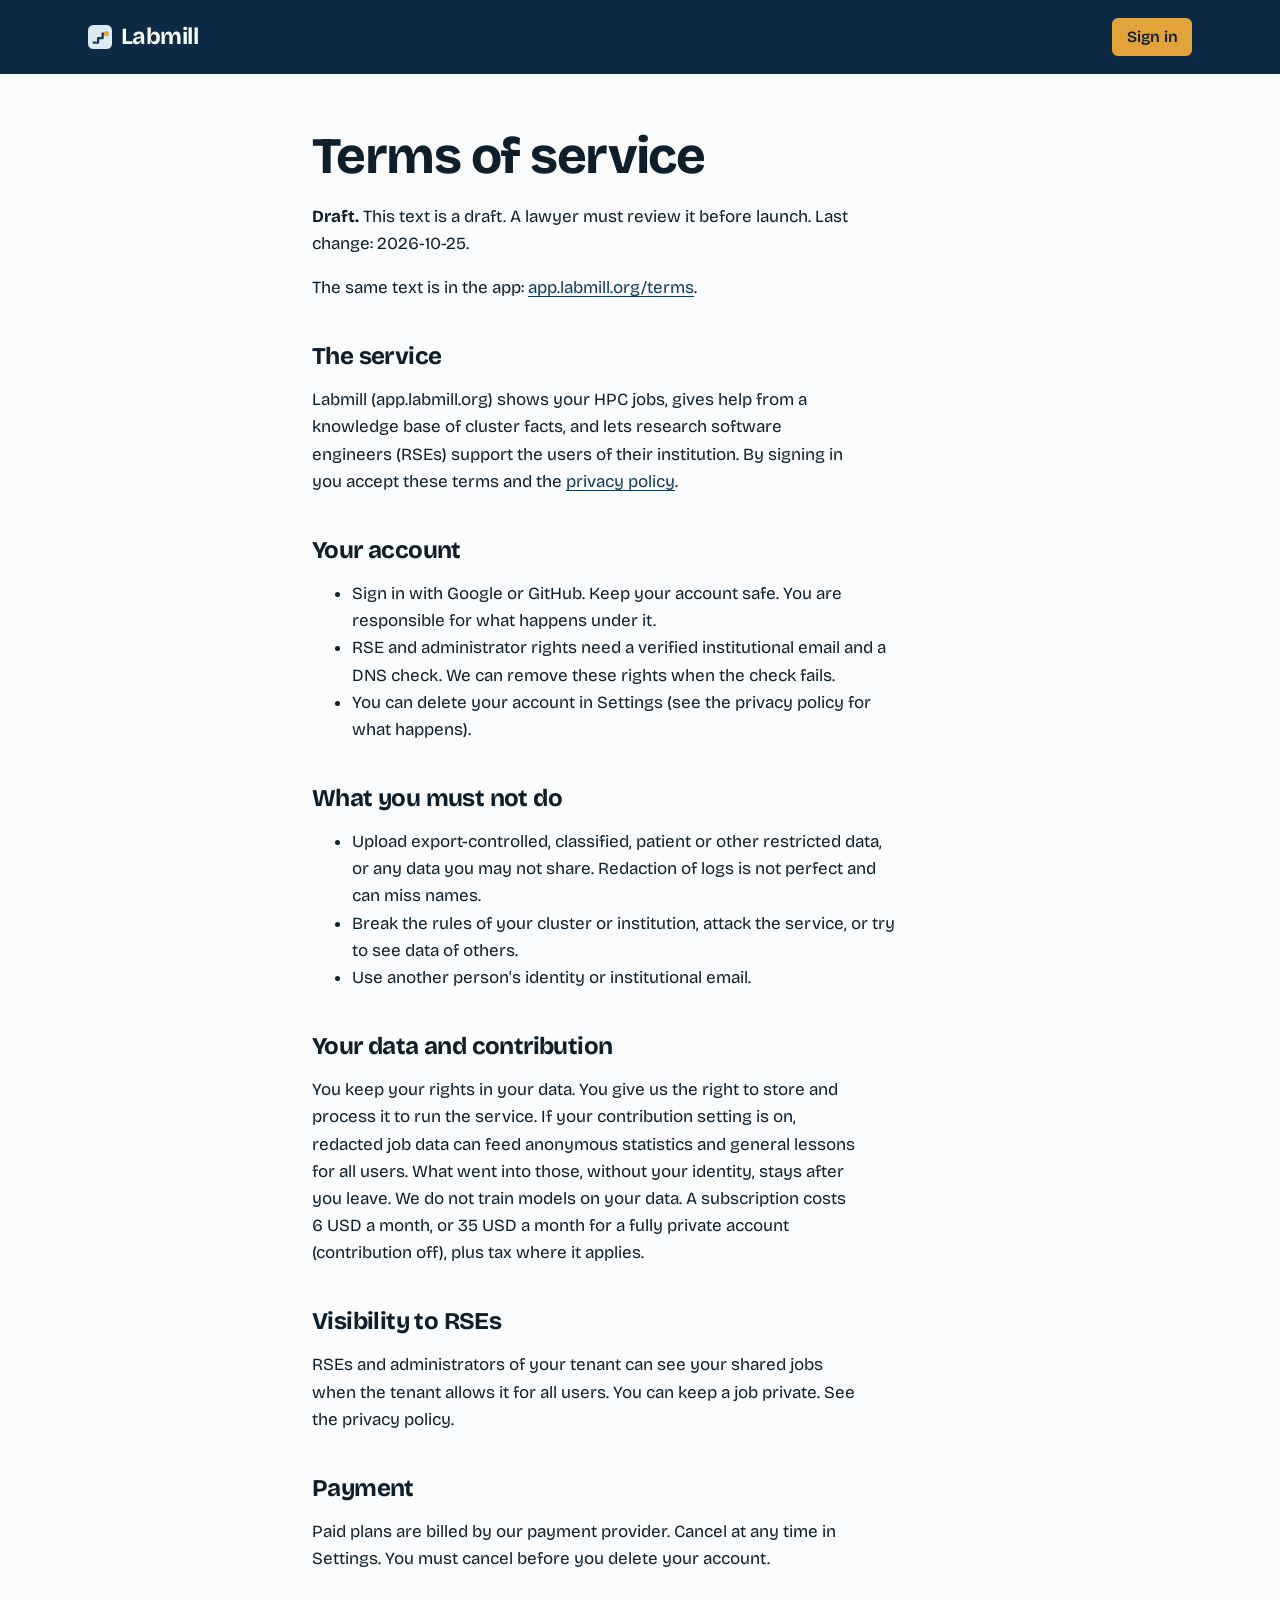
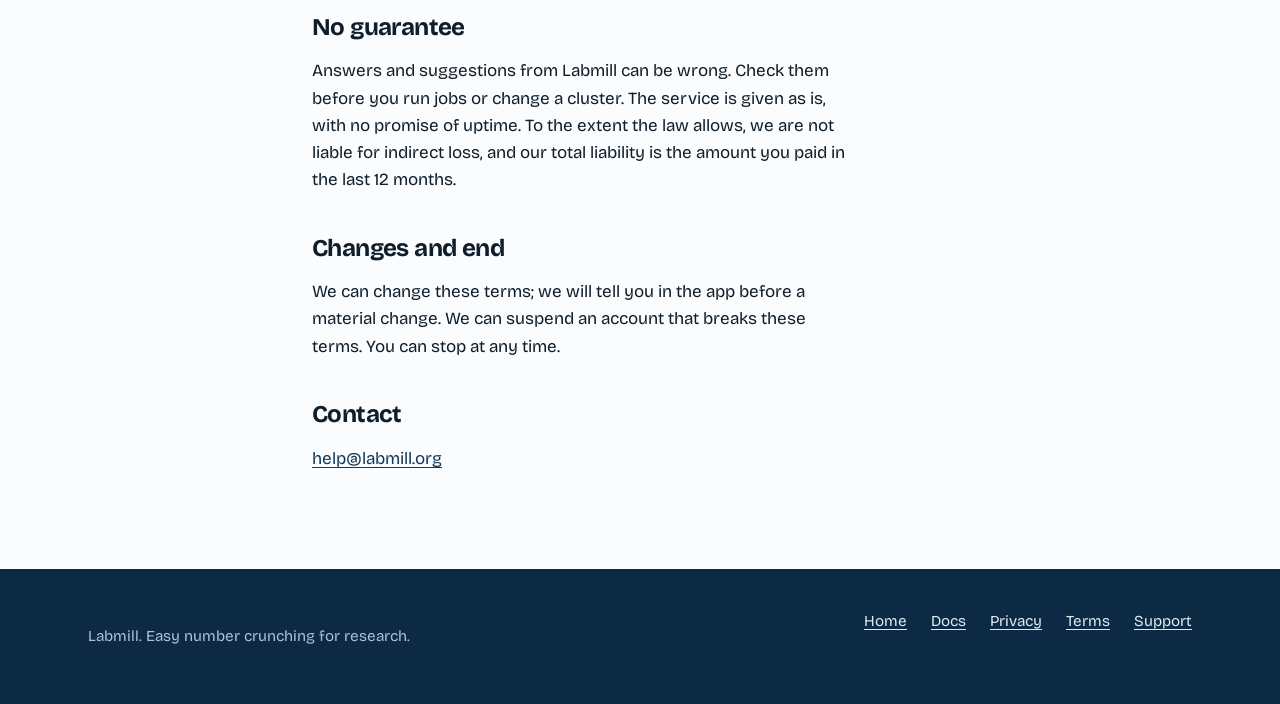
<file: terms/index.html>
<!doctype html>
<html lang="en">
<head>
<meta charset="utf-8">
<meta name="viewport" content="width=device-width,initial-scale=1">
<title>Labmill terms of service</title>
<meta name="description" content="The terms for using Labmill, the Labmill client and the Labmill service.">
<meta name="theme-color" content="#0c2a44">
<link rel="icon" href="../assets/mark.svg" type="image/svg+xml">
<link rel="stylesheet" href="../assets/site.css">
</head>
<body>
<header class="top">
  <div class="wrap">
    <a class="mark" href="/"><svg viewBox="0 0 32 32" aria-hidden="true"><rect width="32" height="32" rx="7" fill="#dcebf2"/><path d="M7.5 23.5h6v-6h6v-6h3" fill="none" stroke="#12395a" stroke-width="3" stroke-linecap="round" stroke-linejoin="round"/><circle cx="24.5" cy="11.5" r="3.4" fill="#e3a33b"/></svg>Labmill</a>
    <nav aria-label="Main"><a class="signin" href="https://app.labmill.org/">Sign in</a></nav>
  </div>
</header>
<main class="page">
  <div class="wrap">
    <h1>Terms of service</h1>
    <p><strong>Draft.</strong> This text is a draft. A lawyer must review it before launch. Last change: 2026-10-25.</p>
    <p>The same text is in the app: <a href="https://app.labmill.org/terms">app.labmill.org/terms</a>.</p>

    <h2>The service</h2>
    <p>Labmill (app.labmill.org) shows your HPC jobs, gives help from a knowledge base of cluster facts, and lets research software engineers (RSEs) support the users of their institution. By signing in you accept these terms and the <a href="/privacy/">privacy policy</a>.</p>

    <h2>Your account</h2>
    <ul>
      <li>Sign in with Google or GitHub. Keep your account safe. You are responsible for what happens under it.</li>
      <li>RSE and administrator rights need a verified institutional email and a DNS check. We can remove these rights when the check fails.</li>
      <li>You can delete your account in Settings (see the privacy policy for what happens).</li>
    </ul>

    <h2>What you must not do</h2>
    <ul>
      <li>Upload export-controlled, classified, patient or other restricted data, or any data you may not share. Redaction of logs is not perfect and can miss names.</li>
      <li>Break the rules of your cluster or institution, attack the service, or try to see data of others.</li>
      <li>Use another person's identity or institutional email.</li>
    </ul>

    <h2>Your data and contribution</h2>
    <p>You keep your rights in your data. You give us the right to store and process it to run the service. If your contribution setting is on, redacted job data can feed anonymous statistics and general lessons for all users. What went into those, without your identity, stays after you leave. We do not train models on your data. A subscription costs 6 USD a month, or 35 USD a month for a fully private account (contribution off), plus tax where it applies.</p>

    <h2>Visibility to RSEs</h2>
    <p>RSEs and administrators of your tenant can see your shared jobs when the tenant allows it for all users. You can keep a job private. See the privacy policy.</p>

    <h2>Payment</h2>
    <p>Paid plans are billed by our payment provider. Cancel at any time in Settings. You must cancel before you delete your account.</p>

    <h2>No guarantee</h2>
    <p>Answers and suggestions from Labmill can be wrong. Check them before you run jobs or change a cluster. The service is given as is, with no promise of uptime. To the extent the law allows, we are not liable for indirect loss, and our total liability is the amount you paid in the last 12 months.</p>

    <h2>Changes and end</h2>
    <p>We can change these terms; we will tell you in the app before a material change. We can suspend an account that breaks these terms. You can stop at any time.</p>

    <h2>Contact</h2>
    <p><a href="mailto:help@labmill.org">help@labmill.org</a></p>

  </div>
</main>
<footer>
  <div class="wrap">
    <p>Labmill. Easy number crunching for research.</p>
    <ul><li><a href="/">Home</a></li><li><a href="https://docs.labmill.org/">Docs</a></li><li><a href="/privacy/">Privacy</a></li><li><a href="/terms/">Terms</a></li><li><a href="mailto:help@labmill.org">Support</a></li></ul>
  </div>
</footer>
</body>
</html>
</file>
<file: assets/site.css>
/* Labmill website. Cyanotype palette: the blue of lab blueprint prints. */
@font-face {
  font-family: "Bricolage Grotesque";
  src: url("fonts/bricolage-grotesque-latin-wght-normal.woff2") format("woff2");
  font-weight: 200 800;
  font-display: swap;
}
@font-face {
  font-family: "IBM Plex Mono";
  src: url("fonts/ibm-plex-mono-latin-400-normal.woff2") format("woff2");
  font-weight: 400;
  font-display: swap;
}
@font-face {
  font-family: "IBM Plex Mono";
  src: url("fonts/ibm-plex-mono-latin-500-normal.woff2") format("woff2");
  font-weight: 500;
  font-display: swap;
}

:root {
  --prussian: #12395a;
  --prussian-deep: #0c2a44;
  --cyan: #dcebf2;
  --cyan-line: #b9d3e0;
  --paper: #fafcfd;
  --ink: #0f1e2b;
  --muted: #4a6175;
  --on-dark-muted: #a9c3d6;
  --amber: #e3a33b;
  --amber-hover: #f0b65a;
  --sans: "Bricolage Grotesque", ui-sans-serif, system-ui, sans-serif;
  --mono: "IBM Plex Mono", ui-monospace, "SFMono-Regular", Menlo, monospace;
  --measure: 34rem;
  --wide: 72rem;
}

* { box-sizing: border-box; }
html { -webkit-text-size-adjust: 100%; }
body {
  margin: 0;
  background: var(--paper);
  color: var(--ink);
  font: 400 1.0625rem/1.6 var(--sans);
  font-optical-sizing: auto;
}
a { color: var(--prussian); text-underline-offset: .18em; text-decoration-thickness: .06em; }
a:hover { text-decoration-thickness: .12em; }
:focus-visible { outline: 3px solid var(--amber); outline-offset: 3px; border-radius: 2px; }
.skip { position: absolute; left: -999px; }
.skip:focus { left: 1rem; top: 1rem; background: var(--paper); padding: .5rem .75rem; z-index: 10; }

.wrap { max-width: var(--wide); margin: 0 auto; padding: 0 1.5rem; }

/* Status line: shown only when the app does not answer. */
.status { display: none; background: var(--amber); color: var(--ink); font-weight: 500; }
.status.down { display: block; }
.status p { margin: 0; padding: .55rem 0; font-size: .95rem; }

/* Header */
.top { background: var(--prussian-deep); color: var(--paper); }
.top .wrap { display: flex; align-items: center; justify-content: space-between; gap: 1rem; padding-top: 1.1rem; padding-bottom: 1.1rem; }
.mark { color: var(--paper); text-decoration: none; font-weight: 700; font-size: 1.45rem; letter-spacing: -.02em; display: inline-flex; align-items: center; gap: .55rem; }
.mark svg { width: 1.5rem; height: 1.5rem; }
.top nav { display: flex; align-items: center; gap: 1.4rem; font-size: .98rem; }
.top nav a { color: var(--on-dark-muted); text-decoration: none; }
.top nav a:hover { color: var(--paper); }
.top nav a.signin { color: var(--ink); background: var(--amber); padding: .42rem .9rem; border-radius: 6px; font-weight: 600; }
.top nav a.signin:hover { background: var(--amber-hover); color: var(--ink); }

/* Hero: graph paper in cyanotype */
.hero {
  background-color: var(--prussian-deep);
  background-image:
    linear-gradient(rgba(220,235,242,.055) 1px, transparent 1px),
    linear-gradient(90deg, rgba(220,235,242,.055) 1px, transparent 1px);
  background-size: 28px 28px;
  color: var(--paper);
  padding: 3.5rem 0 4.5rem;
}
.hero .wrap { display: grid; grid-template-columns: minmax(0, 1fr) minmax(0, 1.05fr); gap: 3.5rem; align-items: center; }
.hero h1 {
  font-size: clamp(2.5rem, 5.6vw, 4.4rem);
  line-height: 1.02;
  letter-spacing: -.035em;
  font-weight: 750;
  font-variation-settings: "opsz" 96;
  margin: 0 0 1.4rem;
  max-width: 12ch;
  text-wrap: balance;
}
.hero .lede { font-size: 1.2rem; line-height: 1.55; color: var(--cyan); max-width: var(--measure); margin: 0 0 2rem; }
.actions { display: flex; flex-wrap: wrap; gap: .9rem 1.4rem; align-items: center; }
.btn { display: inline-block; background: var(--amber); color: var(--ink); text-decoration: none; font-weight: 650; padding: .8rem 1.35rem; border-radius: 7px; font-size: 1.05rem; }
.btn:hover { background: var(--amber-hover); }
.actions .quiet { color: var(--cyan); }
.actions .quiet:hover { color: var(--paper); }
.slurm { margin: 1.6rem 0 0; color: var(--on-dark-muted); font-size: .95rem; }

/* The transcript: request, script, job states */
.run {
  margin: 0;
  background: var(--paper);
  color: var(--ink);
  border-radius: 12px;
  box-shadow: 0 30px 60px -30px rgba(0,0,0,.6), 0 0 0 1px rgba(220,235,242,.12);
  overflow: hidden;
}
.run figcaption { display: flex; justify-content: space-between; padding: .7rem 1.1rem; background: var(--cyan); color: var(--muted); font-size: .85rem; border-bottom: 1px solid var(--cyan-line); }
.run .body { padding: 1.2rem 1.2rem 1.3rem; display: grid; gap: .9rem; }
.say { margin: 0; padding: .75rem .95rem; border-radius: 10px; max-width: 92%; font-size: .98rem; line-height: 1.45; }
.say.you { background: var(--prussian); color: var(--paper); justify-self: end; border-bottom-right-radius: 3px; }
.say.lm { background: var(--cyan); color: var(--ink); border-bottom-left-radius: 3px; }
.script { margin: 0; background: #f1f6f9; border: 1px solid var(--cyan-line); border-radius: 8px; padding: .8rem .95rem; font: 400 .82rem/1.6 var(--mono); color: var(--ink); overflow-x: auto; }
.script .c { color: var(--muted); }
.script .k { color: var(--prussian); font-weight: 500; }
.states { display: flex; gap: .45rem; flex-wrap: wrap; margin: 0; padding: 0; list-style: none; font: 500 .8rem/1 var(--mono); }
.states li { padding: .42rem .6rem; border-radius: 5px; background: var(--cyan); color: var(--muted); }
.states li.done { background: var(--amber); color: var(--ink); }
.check { margin: 0; font-size: .92rem; color: var(--muted); }

/* One orchestrated reveal on load; nothing else moves. */
@media (prefers-reduced-motion: no-preference) {
  .run .body > * { opacity: 0; transform: translateY(6px); animation: appear .45s ease-out forwards; }
  .run .body > :nth-child(1) { animation-delay: .25s; }
  .run .body > :nth-child(2) { animation-delay: 1.0s; }
  .run .body > :nth-child(3) { animation-delay: 1.7s; }
  .run .body > :nth-child(4) { animation-delay: 2.5s; }
  .run .body > :nth-child(5) { animation-delay: 3.2s; }
  @keyframes appear { to { opacity: 1; transform: none; } }
}

/* Sections */
section { padding: 5rem 0; }
section + section { border-top: 1px solid var(--cyan-line); }
h2 { font-size: clamp(1.9rem, 3.4vw, 2.6rem); line-height: 1.1; letter-spacing: -.025em; font-weight: 720; margin: 0 0 1rem; max-width: 20ch; text-wrap: balance; }
.intro { color: var(--muted); font-size: 1.15rem; max-width: var(--measure); margin: 0 0 3rem; }

/* The five steps are a real sequence, so they are numbered. */
.steps { list-style: none; margin: 0; padding: 0; display: grid; grid-template-columns: repeat(5, minmax(0, 1fr)); gap: 0; counter-reset: step; }
.steps li { counter-increment: step; padding: 1.4rem 1.3rem 0 0; border-top: 3px solid var(--prussian); position: relative; }
.steps li + li { padding-left: 1.3rem; border-left: 1px solid var(--cyan-line); }
.steps li::before { content: counter(step); display: block; font: 700 2.4rem/1 var(--sans); color: var(--prussian); margin-bottom: .8rem; font-variation-settings: "opsz" 96; }
.steps h3 { font-size: 1.15rem; margin: 0 0 .4rem; letter-spacing: -.01em; }
.steps p { margin: 0; color: var(--muted); font-size: .98rem; }

.control { display: grid; grid-template-columns: minmax(0, 1fr) minmax(0, 1.4fr); gap: 3rem; align-items: start; }
.control dl { margin: 0; display: grid; grid-template-columns: minmax(0, 1fr) minmax(0, 1fr); gap: 2.2rem 2.5rem; }
.control dt { font-weight: 650; font-size: 1.12rem; margin-bottom: .35rem; }
.control dd { margin: 0; color: var(--muted); }

.knows { background: var(--cyan); }
.knows .wrap { display: grid; grid-template-columns: minmax(0, 1fr) minmax(0, 1fr); gap: 3.5rem; align-items: center; }
.knows p { max-width: var(--measure); }
.fact { background: var(--paper); border: 1px solid var(--cyan-line); border-left: 5px solid var(--prussian); border-radius: 8px; padding: 1.3rem 1.4rem; }
.fact .what { font-size: 1.25rem; font-weight: 650; margin: 0 0 .9rem; letter-spacing: -.01em; }
.fact dl { margin: 0; display: grid; grid-template-columns: auto 1fr; gap: .35rem 1rem; font-size: .93rem; }
.fact dt { color: var(--muted); }
.fact dd { margin: 0; font-family: var(--mono); font-size: .85rem; overflow-wrap: anywhere; }
.meter { display: inline-block; vertical-align: middle; width: 5.5rem; height: .45rem; background: var(--cyan); border-radius: 99px; margin-right: .5rem; position: relative; overflow: hidden; }
.meter::after { content: ""; position: absolute; inset: 0 50% 0 0; background: var(--prussian); border-radius: 99px; }

.teams p { color: var(--muted); font-size: 1.1rem; max-width: 40rem; }

/* Footer */
footer { background: var(--prussian-deep); color: var(--on-dark-muted); padding: 2.5rem 0; font-size: .95rem; }
footer .wrap { display: flex; flex-wrap: wrap; justify-content: space-between; gap: 1rem 2rem; }
footer a { color: var(--cyan); }
footer ul { list-style: none; display: flex; flex-wrap: wrap; gap: .5rem 1.5rem; margin: 0; padding: 0; }

/* Plain text pages (the crawler page, later privacy and terms) */
.page { padding: 3.5rem 0 5rem; }
.page .wrap { max-width: 44rem; }
.page h1 { font-size: clamp(2.2rem, 5vw, 3.2rem); line-height: 1.05; letter-spacing: -.03em; font-weight: 750; margin: 0 0 1.2rem; }
.page h2 { font-size: 1.5rem; margin: 2.6rem 0 .6rem; }
.page p, .page li { max-width: var(--measure); }
.page code { font: .9em var(--mono); background: var(--cyan); padding: .08em .35em; border-radius: 4px; }
.page pre { font: .92rem/1.6 var(--mono); background: var(--cyan); border-left: 4px solid var(--prussian); padding: .9rem 1.1rem; border-radius: 6px; overflow-x: auto; }

/* Narrow screens */
@media (max-width: 960px) {
  .hero .wrap, .control, .knows .wrap { grid-template-columns: minmax(0, 1fr); gap: 2.5rem; }
  .steps { grid-template-columns: minmax(0, 1fr); }
  .steps li, .steps li + li { padding: 1.1rem 0 1.4rem 3.6rem; border-left: 0; border-top: 1px solid var(--cyan-line); }
  .steps li:first-child { border-top: 3px solid var(--prussian); }
  .steps li::before { position: absolute; left: 0; top: 1.1rem; font-size: 2rem; }
}
@media (max-width: 640px) {
  .wrap { padding: 0 1rem; }
  .top nav a:not(.signin) { display: none; }
  .control dl { grid-template-columns: minmax(0, 1fr); }
  section { padding: 3.5rem 0; }
  .hero { padding: 2.5rem 0 3.5rem; }
}

/* Pricing: plans side by side, one column on narrow screens */
.plans { display: grid; grid-template-columns: repeat(3, minmax(0, 1fr)); gap: 1.2rem; margin: 2rem 0 1rem; }
.plan { padding: 1.4rem 1.4rem .6rem; border: 1px solid var(--cyan-line); border-top: 5px solid var(--prussian); border-radius: 8px; background: var(--paper); }
.plan + .plan { border-top-color: var(--amber); }
.plan:first-child { border-top-color: var(--cyan-line); }
.page .plan h2 { margin: 0 0 .5rem; font-size: 1.35rem; }
.plan .price { margin: 0; font-size: 1.05rem; color: var(--muted); }
.plan .price span { font-size: 2.3rem; font-weight: 750; letter-spacing: -.03em; color: var(--ink); }
.plan .tax { margin: 0 0 1rem; font-size: .9rem; color: var(--muted); }
.plan p:not(.price):not(.tax) { font-size: .98rem; }
.faq { margin: 0; }
.faq dt { font-weight: 650; margin-top: 1.2rem; }
.faq dd { margin: .25rem 0 0; color: var(--muted); max-width: var(--measure); }
@media (max-width: 860px) { .plans { grid-template-columns: minmax(0, 1fr); } }
</file>
